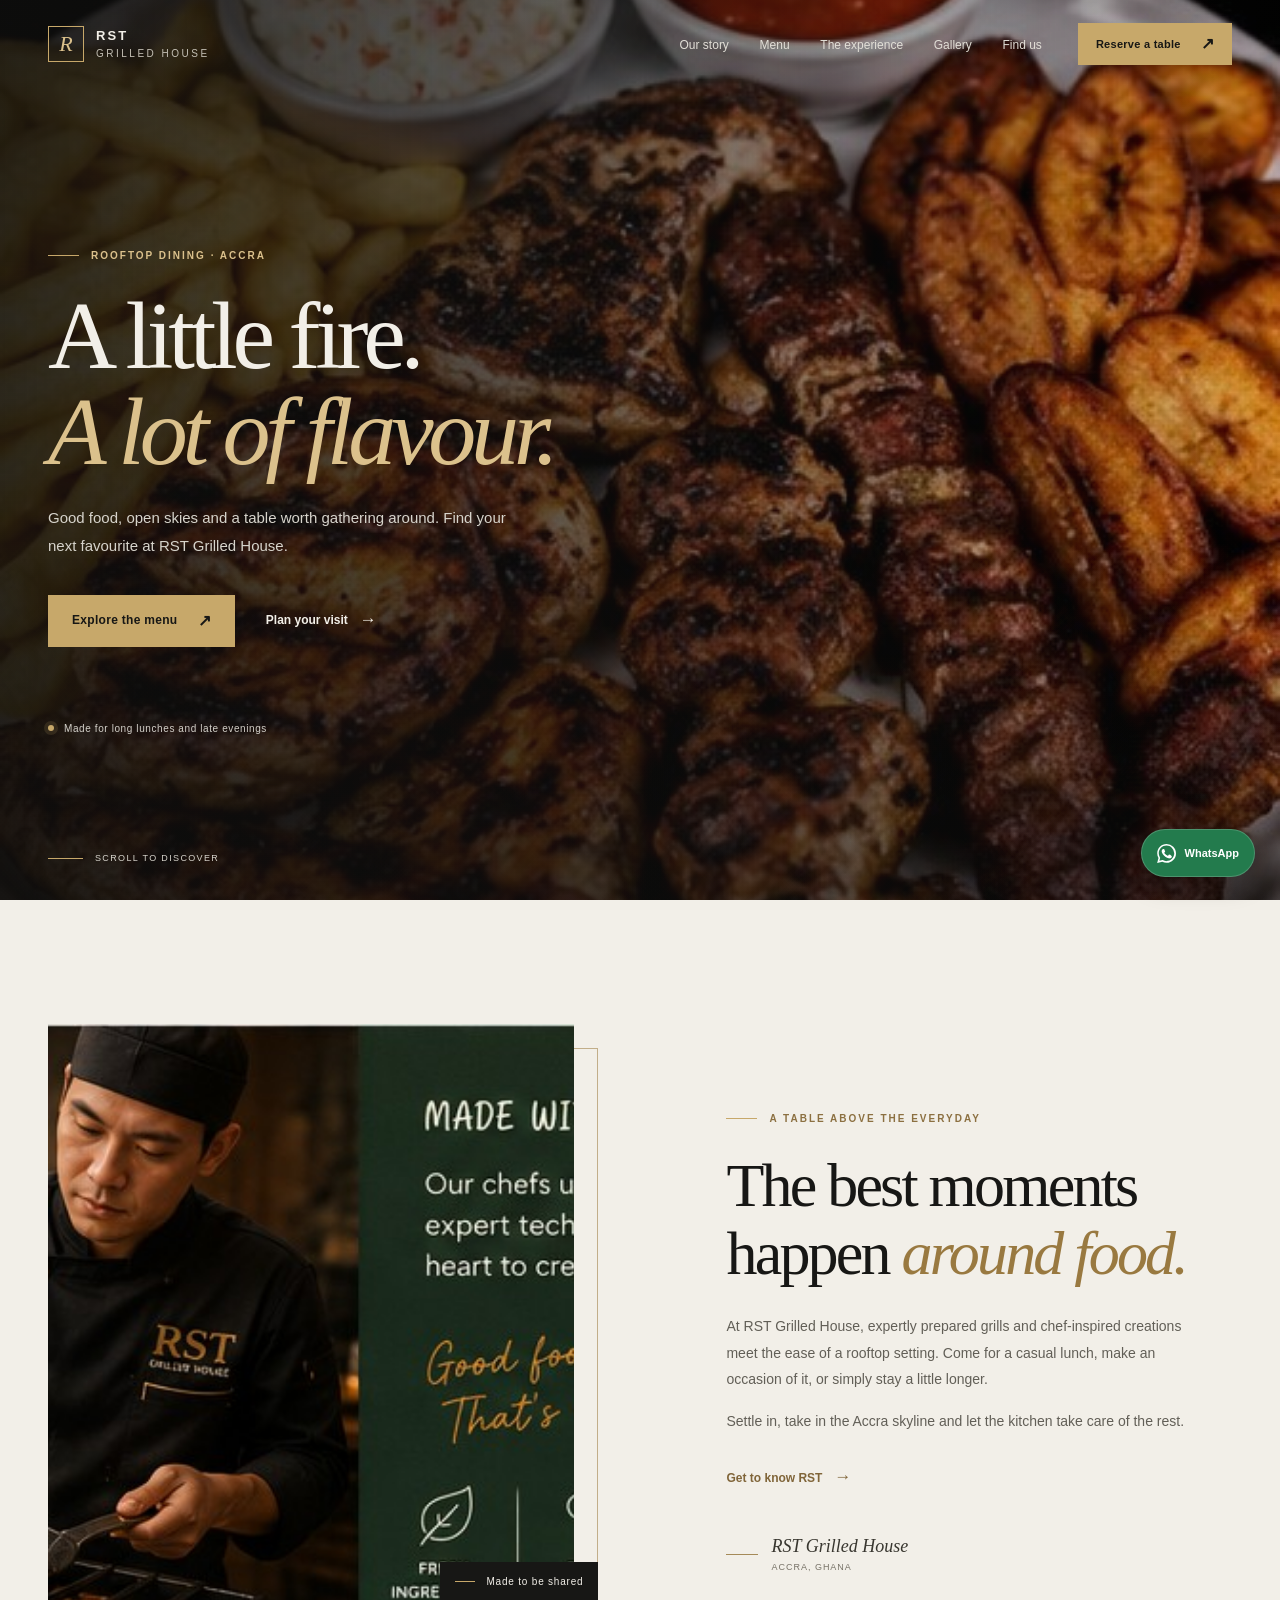
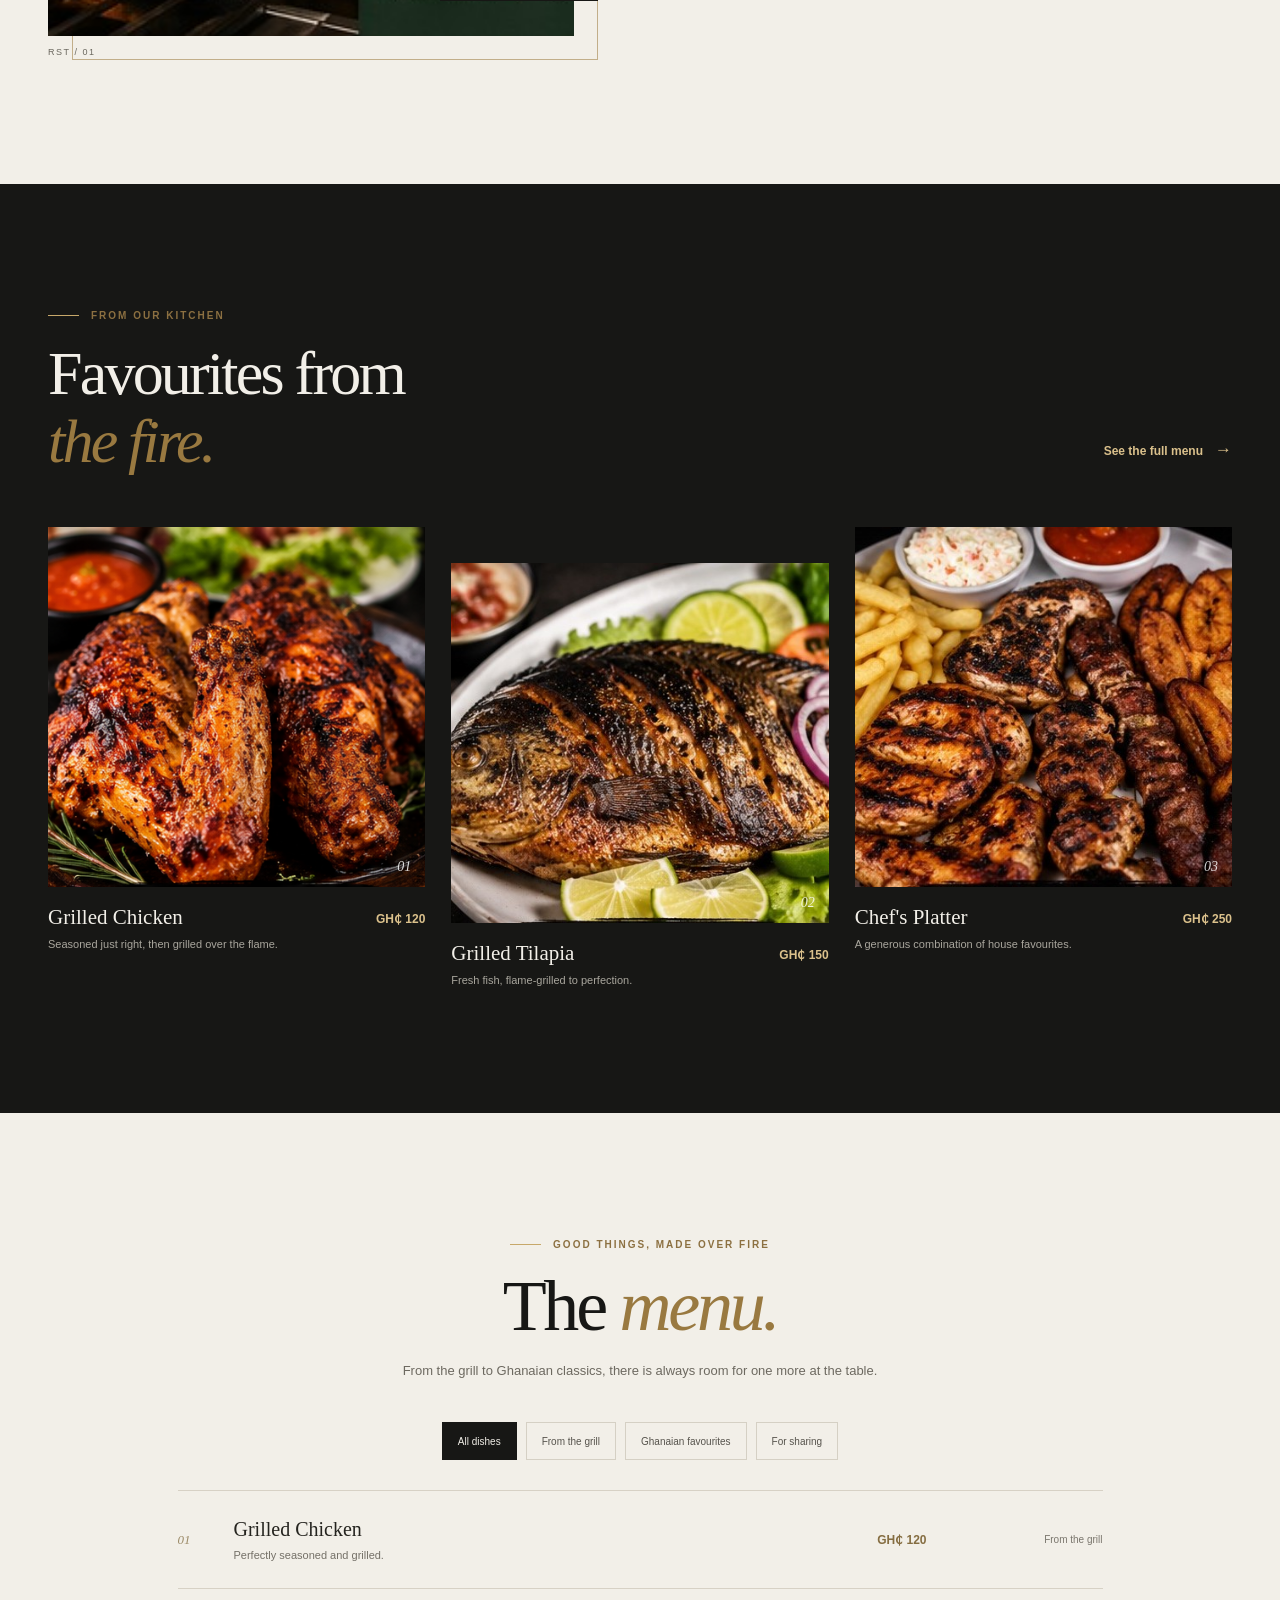
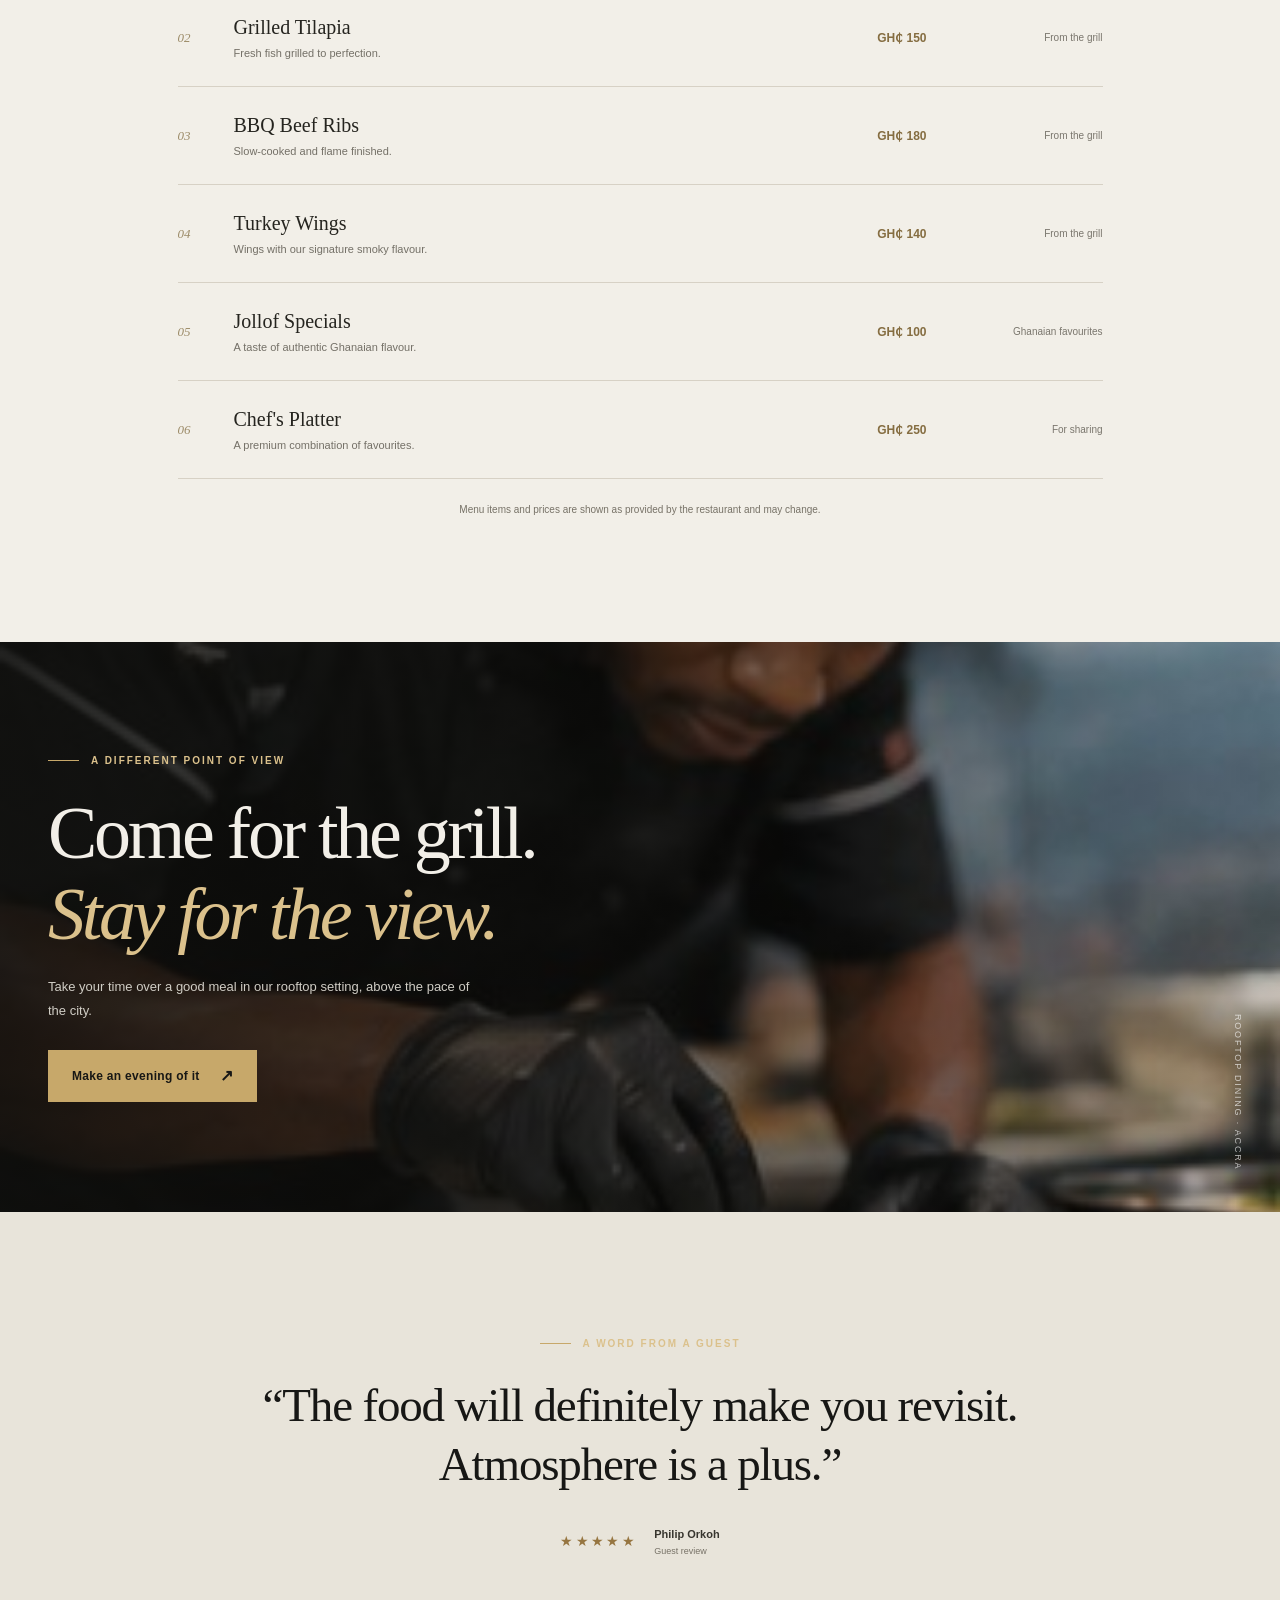
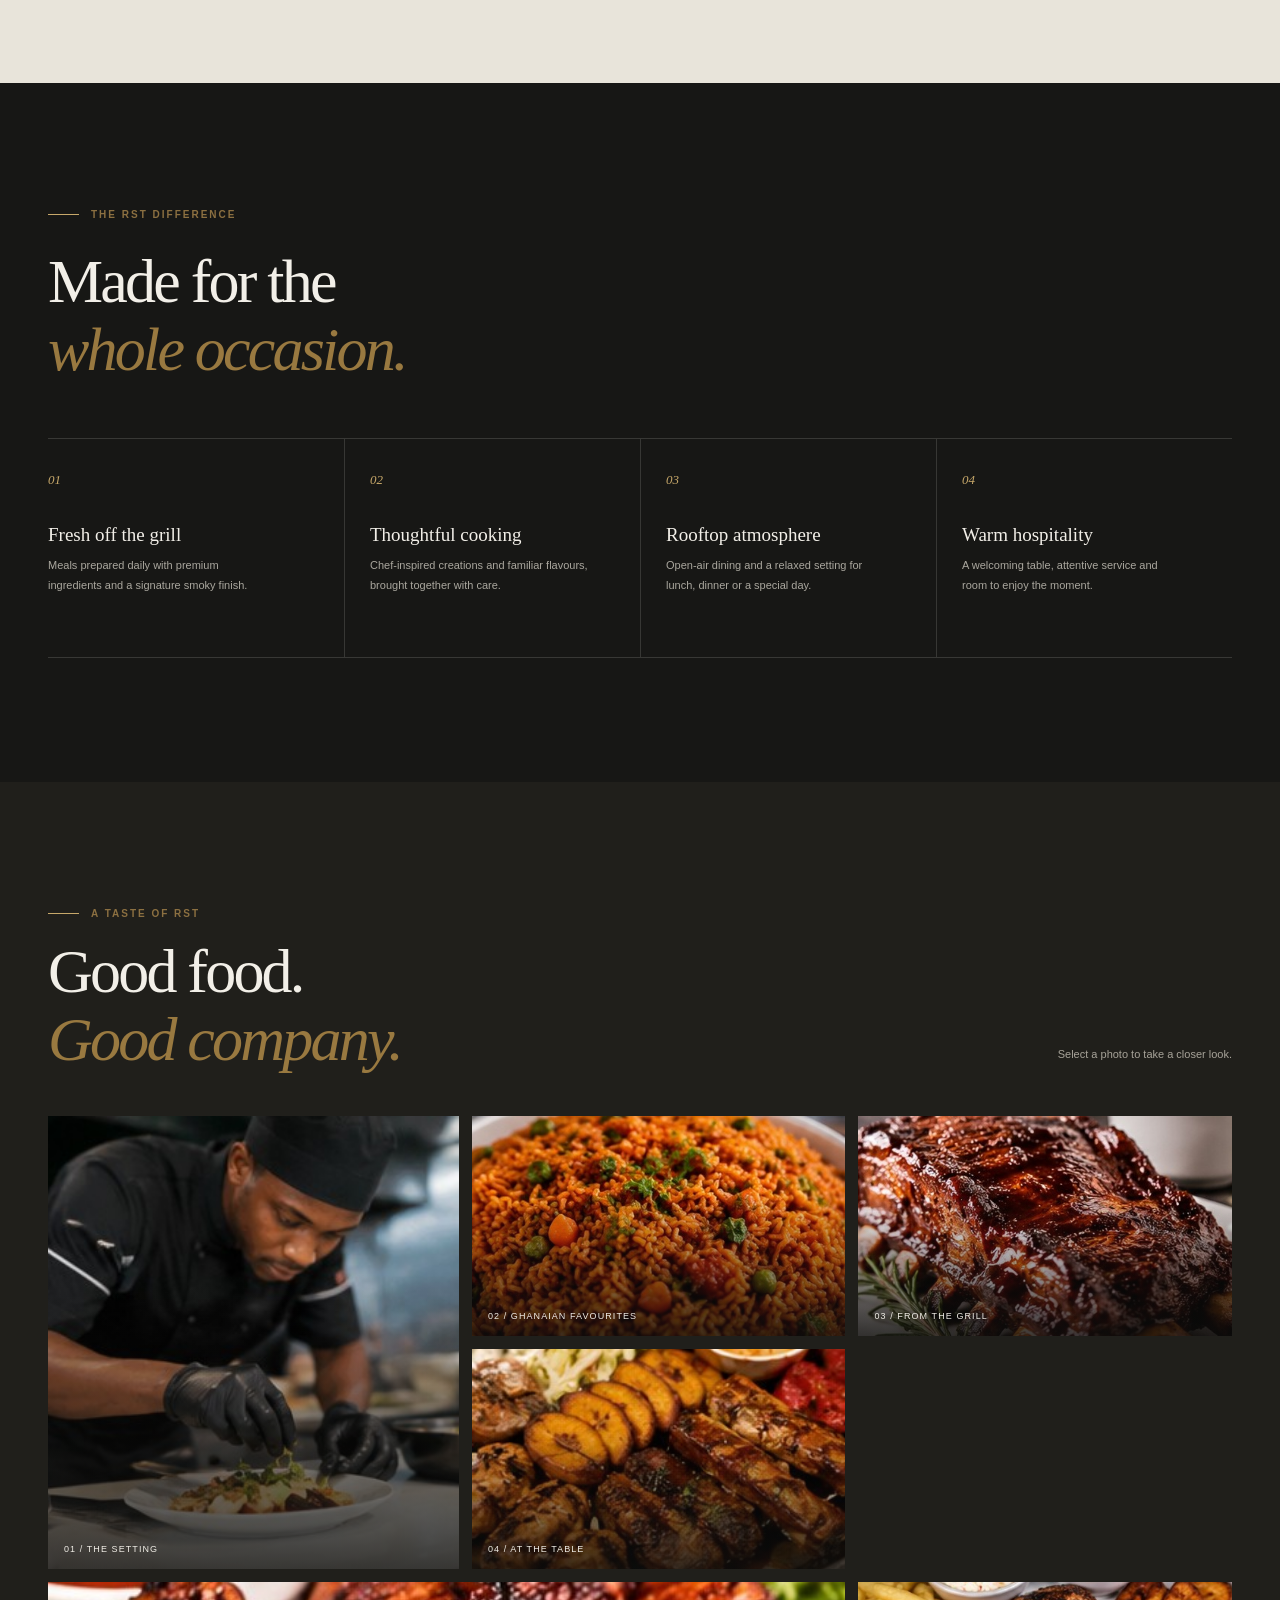
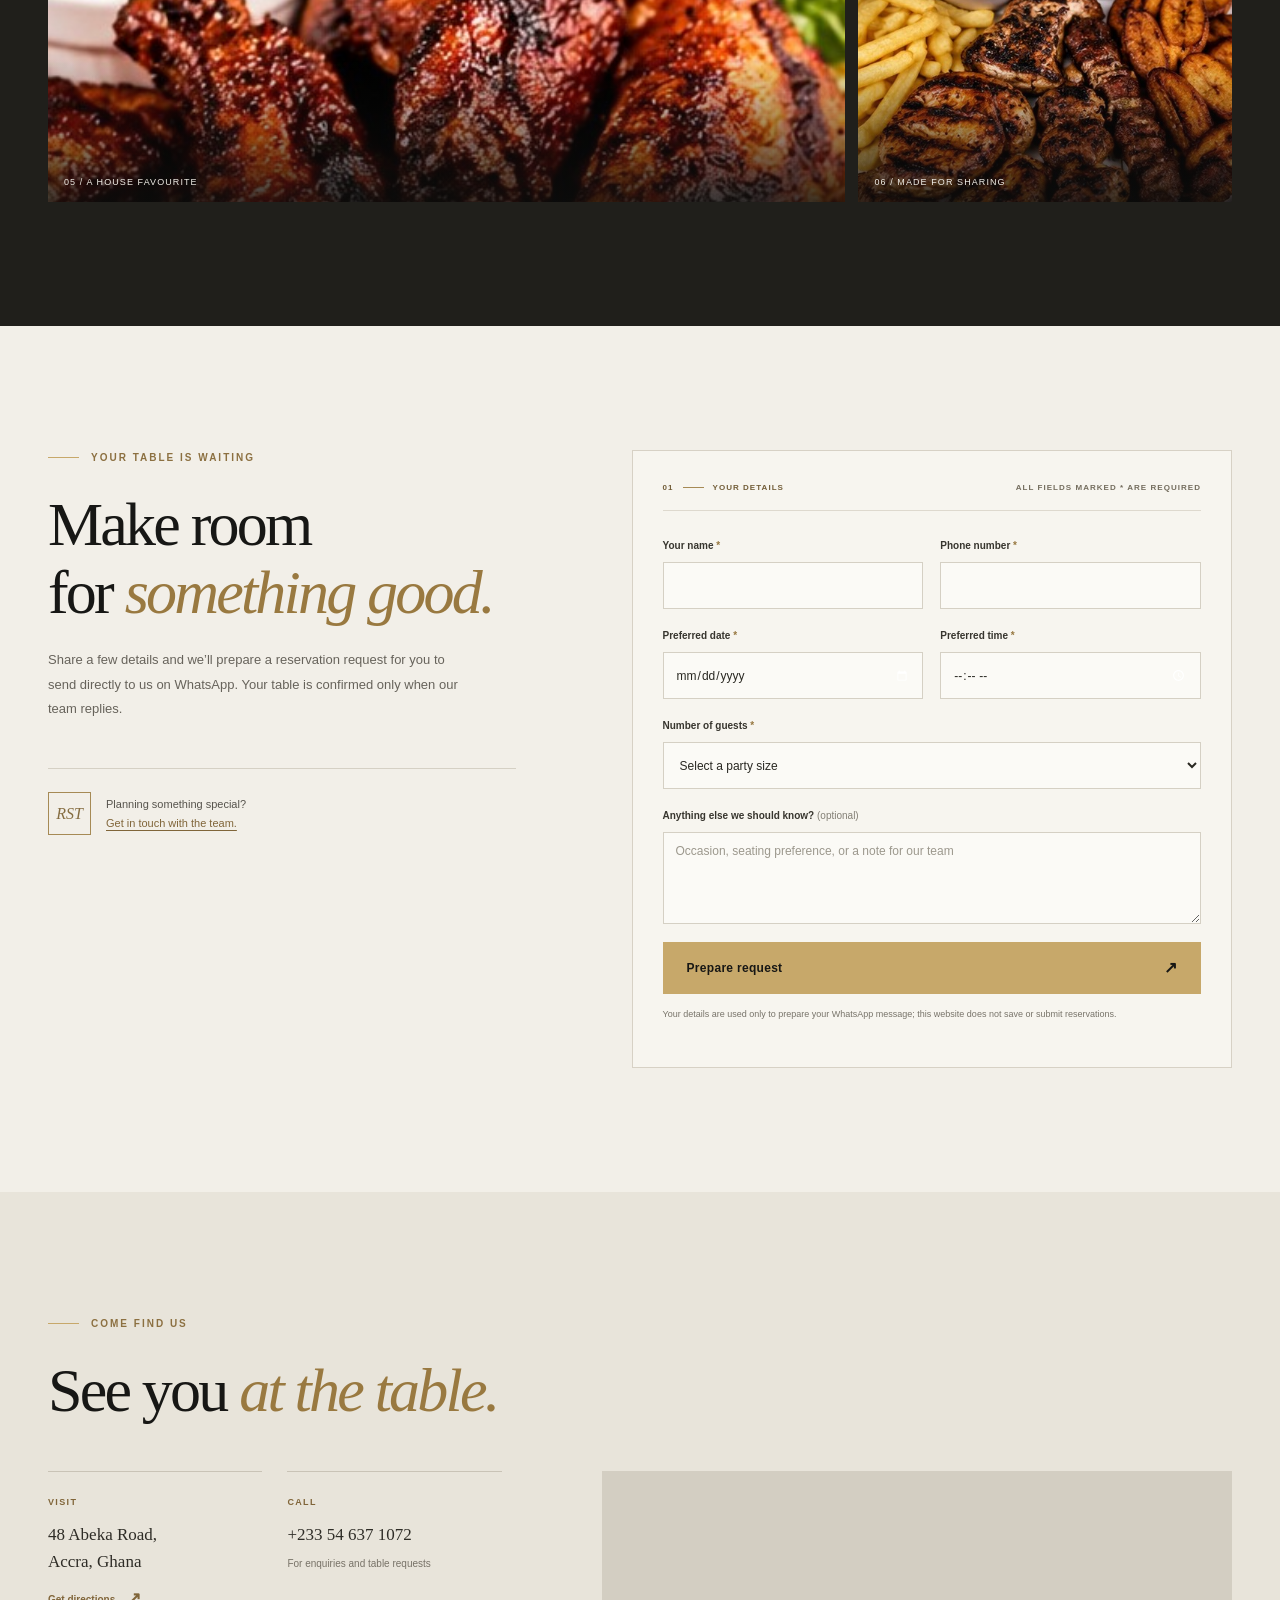
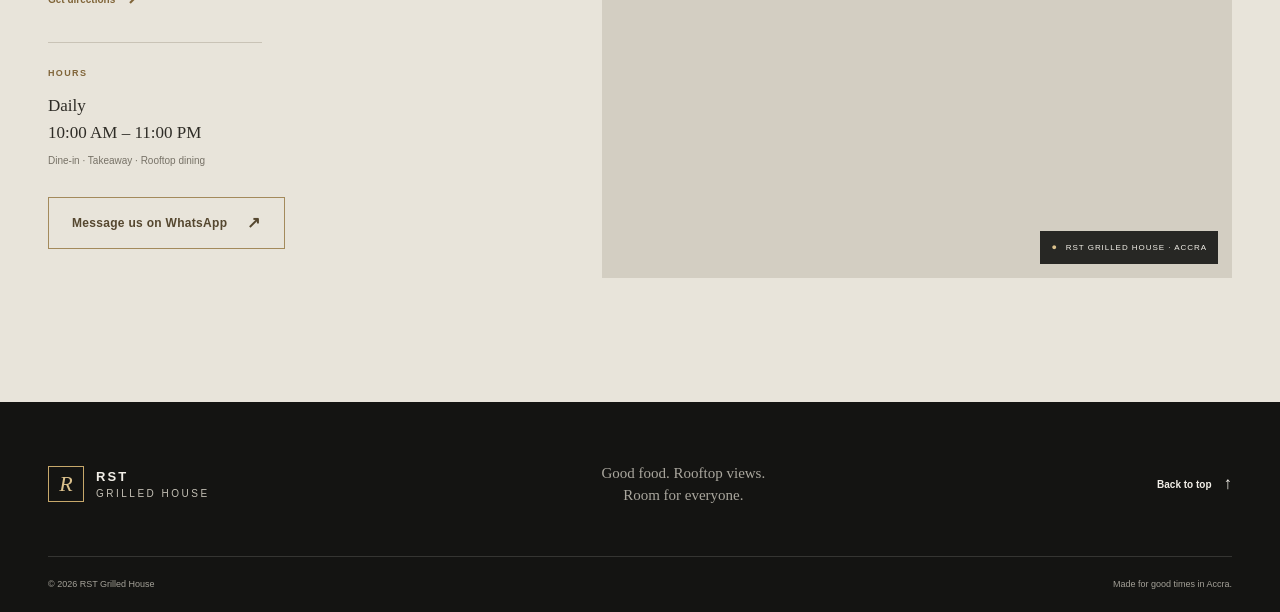
<file: index.html>
<!doctype html>
<html lang="en">
<head>
  <meta charset="utf-8">
  <meta name="viewport" content="width=device-width, initial-scale=1">
  <meta name="description" content="Discover flame-grilled favourites, Ghanaian flavours and rooftop dining at RST Grilled House in Accra.">
  <meta name="theme-color" content="#171715">
  <meta property="og:type" content="website">
  <meta property="og:title" content="RST Grilled House | Rooftop dining in Accra">
  <meta property="og:description" content="Flame-grilled favourites, Ghanaian flavours and rooftop dining in Accra.">
  <meta property="og:image" content="images/platter.jpg">
  <title>RST Grilled House | Rooftop dining in Accra</title>
  <link rel="icon" href="favicon.svg" type="image/svg+xml">
  <link rel="preload" as="image" href="images/platter.jpg">
  <link rel="stylesheet" href="style.css">
  <script src="script.js" defer></script>
</head>
<body data-contact-phone="+233 54 637 1072">
  <a class="skip-link" href="#main">Skip to content</a>

  <header class="site-header">
    <nav class="navbar container" aria-label="Main navigation">
      <a class="brand" href="#home" aria-label="RST Grilled House home">
        <span class="brand-mark" aria-hidden="true">R</span>
        <span class="brand-name">RST <span>Grilled House</span></span>
      </a>

      <button class="menu-toggle" type="button" aria-controls="site-navigation" aria-expanded="false" aria-label="Open navigation">
        <span></span><span></span>
      </button>

      <div class="nav-panel" id="site-navigation">
        <ul class="nav-links">
          <li><a href="#about">Our story</a></li>
          <li><a href="#menu">Menu</a></li>
          <li><a href="#experience">The experience</a></li>
          <li><a href="#gallery">Gallery</a></li>
          <li><a href="#contact">Find us</a></li>
        </ul>
        <a class="button button-small nav-reserve" href="#reservation">Reserve a table <span aria-hidden="true">↗</span></a>
      </div>
    </nav>
  </header>

  <main id="main">
    <section class="hero" id="home" aria-labelledby="hero-title">
      <img class="hero-image" src="images/platter.jpg" alt="A generous grilled platter served at RST Grilled House" fetchpriority="high">
      <div class="hero-shade"></div>
      <div class="hero-content container">
        <p class="eyebrow"><span class="eyebrow-rule"></span> Rooftop dining · Accra</p>
        <h1 id="hero-title">A little fire.<br><em>A lot of flavour.</em></h1>
        <p class="hero-copy">Good food, open skies and a table worth gathering around. Find your next favourite at RST Grilled House.</p>
        <div class="hero-actions">
          <a class="button" href="#menu">Explore the menu <span aria-hidden="true">↗</span></a>
          <a class="text-link light-link" href="#reservation">Plan your visit <span aria-hidden="true">→</span></a>
        </div>
        <p class="hero-note"><span class="status-dot" aria-hidden="true"></span> Made for long lunches and late evenings</p>
      </div>
      <a class="hero-scroll" href="#about" aria-label="Scroll to our story"><span></span> Scroll to discover</a>
      <div class="hero-index" aria-hidden="true">01 <span></span> 04</div>
    </section>

    <section class="story section-pad" id="about" aria-labelledby="story-title">
      <div class="container story-grid">
        <div class="story-photo-wrap" data-reveal>
          <img class="story-photo" src="images/about.jpg" alt="A welcoming view inside RST Grilled House" loading="lazy" decoding="async">
          <div class="photo-caption"><span class="caption-line"></span><span>Made to be shared</span></div>
          <span class="photo-index" aria-hidden="true">RST / 01</span>
        </div>
        <div class="story-copy" data-reveal>
          <p class="eyebrow"><span class="eyebrow-rule"></span> A table above the everyday</p>
          <h2 class="section-heading" id="story-title">The best moments<br>happen <em>around food.</em></h2>
          <p>At RST Grilled House, expertly prepared grills and chef-inspired creations meet the ease of a rooftop setting. Come for a casual lunch, make an occasion of it, or simply stay a little longer.</p>
          <p>Settle in, take in the Accra skyline and let the kitchen take care of the rest.</p>
          <a class="text-link" href="#experience">Get to know RST <span aria-hidden="true">→</span></a>
          <div class="story-signoff"><span class="signoff-rule"></span><span>RST Grilled House <small>Accra, Ghana</small></span></div>
        </div>
      </div>
    </section>

    <section class="featured section-pad" aria-labelledby="featured-title">
      <div class="container">
        <div class="section-heading-row" data-reveal>
          <div>
            <p class="eyebrow"><span class="eyebrow-rule"></span> From our kitchen</p>
            <h2 class="section-heading" id="featured-title">Favourites from<br><em>the fire.</em></h2>
          </div>
          <a class="text-link" href="#menu">See the full menu <span aria-hidden="true">→</span></a>
        </div>

        <div class="featured-grid">
          <article class="dish-card" data-reveal>
            <div class="dish-image"><img src="images/grilled chichen.jpg" alt="Seasoned grilled chicken with a charred finish" loading="lazy" decoding="async"><span class="dish-number">01</span></div>
            <div class="dish-details"><div><h3>Grilled Chicken</h3><p>Seasoned just right, then grilled over the flame.</p></div><span class="price">GH₵ 120</span></div>
          </article>
          <article class="dish-card dish-card-offset" data-reveal>
            <div class="dish-image"><img src="images/grilled tilapia.jpg" alt="Whole tilapia grilled until tender and golden" loading="lazy" decoding="async"><span class="dish-number">02</span></div>
            <div class="dish-details"><div><h3>Grilled Tilapia</h3><p>Fresh fish, flame-grilled to perfection.</p></div><span class="price">GH₵ 150</span></div>
          </article>
          <article class="dish-card" data-reveal>
            <div class="dish-image"><img src="images/platter.jpg" alt="A chef's platter of grilled favourites to share" loading="lazy" decoding="async"><span class="dish-number">03</span></div>
            <div class="dish-details"><div><h3>Chef's Platter</h3><p>A generous combination of house favourites.</p></div><span class="price">GH₵ 250</span></div>
          </article>
        </div>
      </div>
    </section>

    <section class="menu-section section-pad" id="menu" aria-labelledby="menu-title">
      <div class="container">
        <div class="menu-intro" data-reveal>
          <p class="eyebrow"><span class="eyebrow-rule"></span> Good things, made over fire</p>
          <h2 class="section-heading" id="menu-title">The <em>menu.</em></h2>
          <p>From the grill to Ghanaian classics, there is always room for one more at the table.</p>
        </div>
        <div class="menu-filters" role="group" aria-label="Filter menu by category">
          <button class="filter-button is-active" type="button" data-filter="all" aria-pressed="true">All dishes</button>
          <button class="filter-button" type="button" data-filter="grill" aria-pressed="false">From the grill</button>
          <button class="filter-button" type="button" data-filter="ghanaian" aria-pressed="false">Ghanaian favourites</button>
          <button class="filter-button" type="button" data-filter="sharing" aria-pressed="false">For sharing</button>
        </div>
        <div class="menu-list">
          <article class="menu-item" data-category="grill"><span class="menu-item-number">01</span><div><h3>Grilled Chicken</h3><p>Perfectly seasoned and grilled.</p></div><span class="menu-price">GH₵ 120</span><span class="menu-category">From the grill</span></article>
          <article class="menu-item" data-category="grill"><span class="menu-item-number">02</span><div><h3>Grilled Tilapia</h3><p>Fresh fish grilled to perfection.</p></div><span class="menu-price">GH₵ 150</span><span class="menu-category">From the grill</span></article>
          <article class="menu-item" data-category="grill"><span class="menu-item-number">03</span><div><h3>BBQ Beef Ribs</h3><p>Slow-cooked and flame finished.</p></div><span class="menu-price">GH₵ 180</span><span class="menu-category">From the grill</span></article>
          <article class="menu-item" data-category="grill"><span class="menu-item-number">04</span><div><h3>Turkey Wings</h3><p>Wings with our signature smoky flavour.</p></div><span class="menu-price">GH₵ 140</span><span class="menu-category">From the grill</span></article>
          <article class="menu-item" data-category="ghanaian"><span class="menu-item-number">05</span><div><h3>Jollof Specials</h3><p>A taste of authentic Ghanaian flavour.</p></div><span class="menu-price">GH₵ 100</span><span class="menu-category">Ghanaian favourites</span></article>
          <article class="menu-item" data-category="sharing"><span class="menu-item-number">06</span><div><h3>Chef's Platter</h3><p>A premium combination of favourites.</p></div><span class="menu-price">GH₵ 250</span><span class="menu-category">For sharing</span></article>
        </div>
        <p class="menu-note">Menu items and prices are shown as provided by the restaurant and may change.</p>
      </div>
    </section>

    <section class="experience" id="experience" aria-labelledby="experience-title">
      <img class="experience-image" src="images/gallery1.jpg" alt="" loading="lazy" decoding="async">
      <div class="experience-shade"></div>
      <div class="experience-content container" data-reveal>
        <p class="eyebrow"><span class="eyebrow-rule"></span> A different point of view</p>
        <h2 class="section-heading" id="experience-title">Come for the grill.<br><em>Stay for the view.</em></h2>
        <p>Take your time over a good meal in our rooftop setting, above the pace of the city.</p>
        <a class="button" href="#reservation">Make an evening of it <span aria-hidden="true">↗</span></a>
      </div>
      <span class="experience-side-note" aria-hidden="true">ROOFTOP DINING · ACCRA</span>
    </section>

    <section class="guest-note section-pad" aria-labelledby="guest-title">
      <div class="container guest-note-inner" data-reveal>
        <p class="eyebrow"><span class="eyebrow-rule"></span> A word from a guest</p>
        <h2 id="guest-title">“The food will definitely make you revisit. Atmosphere is a plus.”</h2>
        <div class="guest-credit"><span class="guest-stars" aria-label="Five stars">★★★★★</span><span>Philip Orkoh <small>Guest review</small></span></div>
      </div>
    </section>

    <section class="reasons section-pad" aria-labelledby="reasons-title">
      <div class="container">
        <div class="reasons-heading" data-reveal>
          <p class="eyebrow"><span class="eyebrow-rule"></span> The RST difference</p>
          <h2 class="section-heading" id="reasons-title">Made for the<br><em>whole occasion.</em></h2>
        </div>
        <div class="reason-grid">
          <article class="reason-card" data-reveal><span class="reason-index">01</span><h3>Fresh off the grill</h3><p>Meals prepared daily with premium ingredients and a signature smoky finish.</p></article>
          <article class="reason-card" data-reveal><span class="reason-index">02</span><h3>Thoughtful cooking</h3><p>Chef-inspired creations and familiar flavours, brought together with care.</p></article>
          <article class="reason-card" data-reveal><span class="reason-index">03</span><h3>Rooftop atmosphere</h3><p>Open-air dining and a relaxed setting for lunch, dinner or a special day.</p></article>
          <article class="reason-card" data-reveal><span class="reason-index">04</span><h3>Warm hospitality</h3><p>A welcoming table, attentive service and room to enjoy the moment.</p></article>
        </div>
      </div>
    </section>

    <section class="gallery-section section-pad" id="gallery" aria-labelledby="gallery-title">
      <div class="container">
        <div class="section-heading-row" data-reveal>
          <div><p class="eyebrow"><span class="eyebrow-rule"></span> A taste of RST</p><h2 class="section-heading" id="gallery-title">Good food.<br><em>Good company.</em></h2></div>
          <p class="gallery-hint">Select a photo to take a closer look.</p>
        </div>
        <div class="gallery-grid">
          <button class="gallery-item gallery-item-tall" type="button" data-full="images/gallery1.jpg" data-caption="An evening at RST Grilled House" aria-label="View photo: An evening at RST Grilled House"><img src="images/gallery1.jpg" alt="An evening at RST Grilled House" loading="lazy" decoding="async"><span>01 / The setting</span></button>
          <button class="gallery-item" type="button" data-full="images/jollof.jpg" data-caption="Jollof specials" aria-label="View photo: Jollof specials"><img src="images/jollof.jpg" alt="A serving of RST's jollof special" loading="lazy" decoding="async"><span>02 / Ghanaian favourites</span></button>
          <button class="gallery-item" type="button" data-full="images/ribs.jpg" data-caption="BBQ beef ribs" aria-label="View photo: BBQ beef ribs"><img src="images/ribs.jpg" alt="Slow-cooked BBQ beef ribs" loading="lazy" decoding="async"><span>03 / From the grill</span></button>
          <button class="gallery-item" type="button" data-full="images/gallery2.jpg" data-caption="A table ready to welcome you" aria-label="View photo: A table ready to welcome you"><img src="images/gallery2.jpg" alt="A table ready to welcome guests" loading="lazy" decoding="async"><span>04 / At the table</span></button>
          <button class="gallery-item gallery-item-wide" type="button" data-full="images/turkey wings.jpg" data-caption="Smoky turkey wings" aria-label="View photo: Smoky turkey wings"><img src="images/turkey wings.jpg" alt="Turkey wings with a smoky finish" loading="lazy" decoding="async"><span>05 / A house favourite</span></button>
          <button class="gallery-item" type="button" data-full="images/platter.jpg" data-caption="The chef's platter" aria-label="View photo: The chef's platter"><img src="images/platter.jpg" alt="The chef's platter of grilled favourites" loading="lazy" decoding="async"><span>06 / Made for sharing</span></button>
        </div>
      </div>
    </section>

    <dialog class="lightbox" id="gallery-lightbox" aria-labelledby="lightbox-caption">
      <button class="lightbox-close" type="button" aria-label="Close image">Close <span aria-hidden="true">×</span></button>
      <img id="lightbox-image" src="images/gallery1.jpg" alt="">
      <p id="lightbox-caption"></p>
    </dialog>

    <section class="reservation section-pad" id="reservation" aria-labelledby="reservation-title">
      <div class="container reservation-layout">
        <div class="reservation-copy" data-reveal>
          <p class="eyebrow"><span class="eyebrow-rule"></span> Your table is waiting</p>
          <h2 class="section-heading" id="reservation-title">Make room<br>for <em>something good.</em></h2>
          <p>Share a few details and we’ll prepare a reservation request for you to send directly to us on WhatsApp. Your table is confirmed only when our team replies.</p>
          <div class="reservation-aside"><span class="aside-mark" aria-hidden="true">RST</span><p>Planning something special?<br><a href="#contact">Get in touch with the team.</a></p></div>
        </div>
        <form class="reservation-form" id="reservation-form">
          <div class="form-intro"><span>01 <i></i> YOUR DETAILS</span><span>ALL FIELDS MARKED * ARE REQUIRED</span></div>
          <div class="form-row">
            <div class="form-field"><label for="guest-name">Your name <span>*</span></label><input id="guest-name" name="name" type="text" autocomplete="name" maxlength="80" required></div>
            <div class="form-field"><label for="guest-phone">Phone number <span>*</span></label><input id="guest-phone" name="phone" type="tel" autocomplete="tel" inputmode="tel" pattern="[0-9\x2B\x28\x29\x20\x2D]{7,20}" title="Enter a valid phone number" required></div>
          </div>
          <div class="form-row">
            <div class="form-field"><label for="reservation-date">Preferred date <span>*</span></label><input id="reservation-date" name="date" type="date" required></div>
            <div class="form-field"><label for="reservation-time">Preferred time <span>*</span></label><input id="reservation-time" name="time" type="time" required></div>
          </div>
          <div class="form-field"><label for="guest-count">Number of guests <span>*</span></label><select id="guest-count" name="guests" required><option value="" selected disabled>Select a party size</option><option value="1">1 guest</option><option value="2">2 guests</option><option value="3">3 guests</option><option value="4">4 guests</option><option value="5">5 guests</option><option value="6">6 guests</option><option value="7">7 guests</option><option value="8">8 guests</option><option value="9">9 guests</option><option value="10">10 guests</option><option value="11">11 guests</option><option value="12">12 guests</option></select></div>
          <div class="form-field"><label for="guest-notes">Anything else we should know? <span class="optional">(optional)</span></label><textarea id="guest-notes" name="notes" rows="3" maxlength="500" placeholder="Occasion, seating preference, or a note for our team"></textarea></div>
          <button class="button form-submit" type="submit">Prepare request <span aria-hidden="true">↗</span></button>
          <p class="form-privacy">Your details are used only to prepare your WhatsApp message; this website does not save or submit reservations.</p>
          <p class="form-feedback" id="reservation-feedback" role="status" aria-live="polite" tabindex="-1"></p>
          <a class="button whatsapp-next" id="reservation-whatsapp" target="_blank" rel="noopener noreferrer" hidden>Continue to WhatsApp <span aria-hidden="true">↗</span></a>
        </form>
      </div>
    </section>

    <section class="contact-section section-pad" id="contact" aria-labelledby="contact-title">
      <div class="container">
        <div class="contact-heading" data-reveal><p class="eyebrow"><span class="eyebrow-rule"></span> Come find us</p><h2 class="section-heading" id="contact-title">See you <em>at the table.</em></h2></div>
        <div class="contact-grid">
          <div class="contact-details" data-reveal>
            <div class="contact-detail"><span class="detail-label">VISIT</span><p>48 Abeka Road,<br>Accra, Ghana</p><a class="text-link" href="https://www.google.com/maps/search/?api=1&amp;query=48%20Abeka%20Road%2C%20Accra" target="_blank" rel="noopener noreferrer">Get directions <span aria-hidden="true">↗</span></a></div>
            <div class="contact-detail"><span class="detail-label">CALL</span><p><a class="contact-phone" href="tel:+233546371072">+233 54 637 1072</a></p><p class="detail-note">For enquiries and table requests</p></div>
            <div class="contact-detail"><span class="detail-label">HOURS</span><p>Daily<br>10:00 AM – 11:00 PM</p><p class="detail-note">Dine-in · Takeaway · Rooftop dining</p></div>
            <div class="contact-detail" id="email-contact" hidden><span class="detail-label">EMAIL</span><p><a class="contact-email" href=""></a></p></div>
            <a class="button button-outline whatsapp-contact" href="https://wa.me/233546371072" target="_blank" rel="noopener noreferrer">Message us on WhatsApp <span aria-hidden="true">↗</span></a>
          </div>
          <div class="map-frame" data-reveal>
            <iframe src="https://maps.google.com/maps?q=48%20Abeka%20Road%2C%20Accra&amp;z=15&amp;output=embed" title="Map showing 48 Abeka Road, Accra" loading="lazy" referrerpolicy="no-referrer-when-downgrade" allowfullscreen></iframe>
            <span class="map-label"><span class="map-pin" aria-hidden="true">●</span> RST GRILLED HOUSE · ACCRA</span>
          </div>
        </div>
      </div>
    </section>
  </main>

  <footer class="site-footer">
    <div class="container footer-main">
      <a class="brand footer-brand" href="#home" aria-label="RST Grilled House home"><span class="brand-mark" aria-hidden="true">R</span><span class="brand-name">RST <span>Grilled House</span></span></a>
      <p>Good food. Rooftop views.<br>Room for everyone.</p>
      <a class="text-link light-link footer-top" href="#home">Back to top <span aria-hidden="true">↑</span></a>
    </div>
    <div class="container footer-bottom"><span>© <span id="current-year">2026</span> RST Grilled House</span><span>Made for good times in Accra.</span><nav class="footer-socials" id="footer-socials" aria-label="Social media" hidden></nav></div>
  </footer>

  <a class="whatsapp-float" href="https://wa.me/233546371072" target="_blank" rel="noopener noreferrer" aria-label="Message RST Grilled House on WhatsApp">
    <svg viewBox="0 0 24 24" aria-hidden="true"><path d="M20.5 3.5A11.8 11.8 0 0 0 12.1 0C5.6 0 .3 5.3.3 11.8c0 2.1.5 4.1 1.6 5.9L.2 24l6.5-1.7a11.8 11.8 0 0 0 5.4 1.4h.1c6.5 0 11.8-5.3 11.8-11.8 0-3.2-1.2-6.1-3.5-8.4ZM12.2 21.7a9.9 9.9 0 0 1-5-1.4l-.4-.2-3.8 1 1-3.7-.3-.4a9.8 9.8 0 0 1-1.5-5.2c0-5.4 4.4-9.8 9.8-9.8 2.6 0 5.1 1 6.9 2.9a9.7 9.7 0 0 1 2.9 6.9c0 5.4-4.4 9.8-9.8 9.8Zm5.4-7.3c-.3-.2-1.7-.9-2-1s-.5-.2-.7.2c-.2.3-.8 1-.9 1.2-.2.2-.3.2-.6.1-.3-.2-1.3-.5-2.4-1.5-.9-.8-1.5-1.7-1.7-2-.2-.3 0-.4.1-.6l.5-.6.3-.5c.1-.2 0-.4 0-.6-.1-.2-.7-1.7-.9-2.3-.3-.6-.5-.5-.7-.5h-.6c-.2 0-.6.1-.9.4-.3.3-1.2 1.1-1.2 2.6 0 1.5 1.2 3 1.3 3.2.2.2 2.3 3.5 5.5 4.9.8.3 1.4.5 1.9.6.8.2 1.5.2 2 .1.6-.1 1.7-.7 1.9-1.4.2-.7.2-1.3.2-1.4-.1-.2-.3-.3-.6-.5Z"/></svg>
    <span>WhatsApp</span>
  </a>
</body>
</html>
</file>
<file: style.css>
@charset "UTF-8";

:root {
  color-scheme: dark;
  --ink: #171715;
  --ink-soft: #1e1e1a;
  --ink-lift: #26251f;
  --paper: #f2efe8;
  --paper-dim: #c4c0b5;
  --gold: #c7a86a;
  --gold-bright: #dbc18c;
  --line: rgba(242, 239, 232, .15);
  --serif: Georgia, "Times New Roman", serif;
  --sans: "Segoe UI", Arial, sans-serif;
  --page-width: 1240px;
  --ease: cubic-bezier(.2, .7, .2, 1);
}

* {
  box-sizing: border-box;
}

html {
  scroll-behavior: smooth;
  scroll-padding-top: 88px;
}

body {
  margin: 0;
  background: var(--ink);
  color: var(--paper);
  font-family: var(--sans);
  font-size: 15px;
  line-height: 1.7;
  -webkit-font-smoothing: antialiased;
  overflow-x: hidden;
}

body, button, input, select, textarea {
  font-family: var(--sans);
}

button, input, select, textarea {
  font-size: inherit;
}

button, a {
  -webkit-tap-highlight-color: transparent;
}

a {
  color: inherit;
  text-decoration: none;
}

button {
  color: inherit;
}

img {
  display: block;
  max-width: 100%;
}

[hidden] {
  display: none !important;
}

::selection {
  background: var(--gold);
  color: var(--ink);
}

:focus-visible {
  outline: 2px solid var(--gold-bright);
  outline-offset: 4px;
}

.container {
  width: min(var(--page-width), calc(100% - 96px));
  margin-inline: auto;
}

.section-pad {
  padding-block: 124px;
}

.skip-link {
  position: fixed;
  z-index: 3000;
  top: 12px;
  left: 12px;
  padding: 10px 16px;
  transform: translateY(-160%);
  background: var(--paper);
  color: var(--ink);
}

.skip-link:focus {
  transform: translateY(0);
}

.site-header {
  position: fixed;
  z-index: 1000;
  inset: 0 0 auto;
  border-bottom: 1px solid transparent;
  transition: background .3s ease, border-color .3s ease;
}

.site-header.is-scrolled {
  border-color: var(--line);
  background: rgba(23, 23, 21, .94);
  -webkit-backdrop-filter: blur(16px);
  backdrop-filter: blur(16px);
}

.navbar {
  display: flex;
  min-height: 88px;
  align-items: center;
  justify-content: space-between;
}

.brand {
  display: inline-flex;
  min-width: max-content;
  align-items: center;
  gap: 12px;
}

.brand-mark {
  display: grid;
  width: 36px;
  height: 36px;
  place-items: center;
  border: 1px solid var(--gold);
  color: var(--gold-bright);
  font: italic 22px/1 var(--serif);
}

.brand-name {
  color: var(--paper);
  font: 600 13px/1.1 var(--sans);
  letter-spacing: .16em;
  text-transform: uppercase;
}

.brand-name span {
  display: block;
  margin-top: 5px;
  color: var(--paper-dim);
  font: 10px/1 var(--sans);
  letter-spacing: .25em;
}

.nav-panel,
.nav-links {
  display: flex;
  align-items: center;
}

.nav-panel {
  gap: 36px;
}

.nav-links {
  gap: clamp(18px, 2.4vw, 36px);
  margin: 0;
  padding: 0;
  list-style: none;
}

.nav-links a {
  color: #e2dfd7;
  font-size: 12px;
  transition: color .2s ease;
}

.nav-links a:hover,
.nav-links a:focus-visible {
  color: var(--gold-bright);
}

.button {
  display: inline-flex;
  min-height: 52px;
  align-items: center;
  justify-content: center;
  gap: 20px;
  padding: 0 23px;
  border: 1px solid var(--gold);
  background: var(--gold);
  color: var(--ink);
  font-size: 12px;
  font-weight: 650;
  letter-spacing: .025em;
  transition: background .2s ease, color .2s ease, border-color .2s ease, transform .2s ease;
}

.button:hover {
  transform: translateY(-2px);
  border-color: var(--gold-bright);
  background: var(--gold-bright);
}

.button span {
  font-size: 16px;
  line-height: 1;
}

.button-small {
  min-height: 42px;
  padding-inline: 17px;
  font-size: 11px;
}

.menu-toggle {
  display: none;
  width: 44px;
  height: 44px;
  align-items: center;
  justify-content: center;
  flex-direction: column;
  gap: 7px;
  padding: 0;
  border: 1px solid var(--line);
  background: transparent;
  cursor: pointer;
}

.menu-toggle span {
  width: 18px;
  height: 1px;
  background: var(--paper);
  transition: transform .2s ease;
}

.menu-toggle[aria-expanded="true"] span:first-child {
  transform: translateY(4px) rotate(45deg);
}

.menu-toggle[aria-expanded="true"] span:last-child {
  transform: translateY(-4px) rotate(-45deg);
}

.hero {
  position: relative;
  display: flex;
  min-height: min(840px, 100svh);
  min-height: max(720px, 100svh);
  align-items: center;
  overflow: hidden;
  background: #22211d;
}

.hero-image,
.hero-shade,
.experience-image,
.experience-shade {
  position: absolute;
  inset: 0;
  width: 100%;
  height: 100%;
}

.hero-image,
.experience-image {
  object-fit: cover;
}

.hero-image {
  object-position: center 54%;
  animation: hero-settle 1.4s var(--ease) both;
}

.hero-shade {
  background: linear-gradient(90deg, rgba(14, 14, 13, .88) 0%, rgba(14, 14, 13, .69) 40%, rgba(14, 14, 13, .12) 100%), linear-gradient(0deg, rgba(14, 14, 13, .48), transparent 40%);
}

.hero-content {
  position: relative;
  z-index: 1;
  padding-top: 85px;
  animation: content-rise .8s .12s var(--ease) both;
}

.eyebrow {
  display: flex;
  align-items: center;
  gap: 12px;
  margin: 0 0 25px;
  color: var(--gold-bright);
  font-size: 10px;
  font-weight: 650;
  letter-spacing: .2em;
  line-height: 1.5;
  text-transform: uppercase;
}

.eyebrow-rule {
  display: inline-block;
  width: 31px;
  height: 1px;
  background: var(--gold);
}

.hero h1 {
  max-width: 760px;
  margin: 0;
  color: var(--paper);
  font: 400 clamp(58px, 7.5vw, 100px)/.99 var(--serif);
  letter-spacing: -.055em;
}

.hero h1 em,
.section-heading em {
  color: var(--gold-bright);
  font-weight: 400;
}

.hero-copy {
  max-width: 465px;
  margin: 25px 0 0;
  color: #d7d4cc;
  font-size: 15px;
  line-height: 1.9;
}

.hero-actions {
  display: flex;
  align-items: center;
  gap: 31px;
  margin-top: 34px;
}

.text-link {
  display: inline-flex;
  align-items: center;
  gap: 12px;
  color: var(--gold-bright);
  font-size: 12px;
  font-weight: 600;
  transition: gap .2s ease, color .2s ease;
}

.text-link:hover {
  gap: 17px;
  color: var(--paper);
}

.text-link span {
  font-size: 17px;
}

.light-link {
  color: var(--paper);
}

.hero-note {
  display: flex;
  align-items: center;
  gap: 10px;
  margin: 73px 0 0;
  color: #d2cfc8;
  font-size: 10px;
  letter-spacing: .06em;
}

.status-dot {
  width: 6px;
  height: 6px;
  border-radius: 50%;
  background: var(--gold);
  box-shadow: 0 0 0 4px rgba(199, 168, 106, .14);
}

.hero-scroll,
.hero-index {
  position: absolute;
  bottom: 34px;
  z-index: 2;
  color: #d7d4cc;
  font-size: 9px;
  letter-spacing: .15em;
  text-transform: uppercase;
}

.hero-scroll {
  left: max(48px, calc((100% - var(--page-width)) / 2));
  display: flex;
  align-items: center;
  gap: 12px;
}

.hero-scroll span {
  width: 35px;
  height: 1px;
  background: var(--gold);
}

.hero-index {
  right: max(48px, calc((100% - var(--page-width)) / 2));
  display: flex;
  align-items: center;
  gap: 11px;
}

.hero-index span {
  width: 30px;
  height: 1px;
  background: rgba(255, 255, 255, .45);
}

.story {
  background: var(--paper);
  color: var(--ink);
}

.story-grid {
  display: grid;
  grid-template-columns: minmax(0, .98fr) minmax(0, .9fr);
  align-items: center;
  gap: clamp(60px, 10vw, 145px);
}

.story-photo-wrap {
  position: relative;
  padding: 0 24px 24px 0;
}

.story-photo-wrap::before {
  position: absolute;
  inset: 24px 0 0 24px;
  border: 1px solid rgba(160, 128, 69, .58);
  content: "";
}

.story-photo {
  position: relative;
  width: 100%;
  aspect-ratio: 4 / 4.65;
  object-fit: cover;
}

.photo-caption {
  position: absolute;
  right: 0;
  bottom: 59px;
  display: flex;
  align-items: center;
  gap: 11px;
  padding: 11px 15px;
  background: var(--ink);
  color: var(--paper);
  font-size: 10px;
  letter-spacing: .08em;
}

.caption-line {
  width: 20px;
  height: 1px;
  background: var(--gold);
}

.photo-index {
  position: absolute;
  bottom: 0;
  left: 0;
  color: #6a675e;
  font-size: 9px;
  letter-spacing: .17em;
}

.story-copy .eyebrow,
.featured .eyebrow,
.menu-section .eyebrow,
.reasons .eyebrow,
.gallery-section .eyebrow,
.reservation .eyebrow,
.contact-section .eyebrow {
  color: #8c7041;
}

.section-heading {
  margin: 0;
  font: 400 clamp(40px, 5vw, 62px)/1.1 var(--serif);
  letter-spacing: -.045em;
}

.story-copy .section-heading {
  margin-bottom: 26px;
}

.story-copy .section-heading em,
.featured .section-heading em,
.menu-section .section-heading em,
.reasons .section-heading em,
.gallery-section .section-heading em,
.reservation .section-heading em,
.contact-section .section-heading em {
  color: #997940;
}

.story-copy > p:not(.eyebrow) {
  max-width: 485px;
  margin: 0 0 15px;
  color: #625f57;
  font-size: 14px;
  line-height: 1.9;
}

.story-copy > .text-link {
  margin-top: 14px;
  color: #806539;
}

.story-signoff {
  display: flex;
  align-items: center;
  gap: 13px;
  margin-top: 43px;
  color: #38362f;
  font: italic 18px/1.25 var(--serif);
}

.signoff-rule {
  width: 32px;
  height: 1px;
  background: #a58a58;
}

.story-signoff small {
  display: block;
  margin-top: 4px;
  color: #777267;
  font: 9px/1.3 var(--sans);
  letter-spacing: .11em;
  text-transform: uppercase;
}

.featured {
  background: var(--ink);
}

.section-heading-row {
  display: flex;
  align-items: end;
  justify-content: space-between;
  gap: 35px;
  margin-bottom: 52px;
}

.section-heading-row .eyebrow {
  margin-bottom: 16px;
}

.featured .section-heading,
.gallery-section .section-heading {
  color: var(--paper);
}

.section-heading-row > .text-link {
  margin-bottom: 10px;
}

.featured-grid {
  display: grid;
  grid-template-columns: repeat(3, minmax(0, 1fr));
  gap: 26px;
}

.dish-card {
  min-width: 0;
}

.dish-card-offset {
  margin-top: 36px;
}

.dish-image {
  position: relative;
  overflow: hidden;
  background: var(--ink-lift);
}

.dish-image img {
  width: 100%;
  aspect-ratio: 1.05 / 1;
  object-fit: cover;
  transition: transform .7s var(--ease);
}

.dish-card:hover .dish-image img {
  transform: scale(1.045);
}

.dish-number {
  position: absolute;
  right: 14px;
  bottom: 13px;
  color: rgba(255, 255, 255, .83);
  font: italic 14px/1 var(--serif);
}

.dish-details {
  display: flex;
  align-items: start;
  justify-content: space-between;
  gap: 16px;
  padding-top: 17px;
}

.dish-details h3 {
  margin: 0 0 5px;
  color: var(--paper);
  font: 400 21px/1.25 var(--serif);
}

.dish-details p {
  margin: 0;
  color: #a9a69d;
  font-size: 11px;
  line-height: 1.65;
}

.price,
.menu-price {
  color: var(--gold-bright);
  font-size: 12px;
  font-weight: 650;
  white-space: nowrap;
}

.price {
  padding-top: 5px;
}

.menu-section {
  background: var(--paper);
  color: var(--ink);
}

.menu-intro {
  max-width: 650px;
  margin: 0 auto;
  text-align: center;
}

.menu-intro .eyebrow {
  justify-content: center;
  margin-bottom: 15px;
}

.menu-intro .section-heading {
  font-size: clamp(47px, 6vw, 72px);
}

.menu-intro > p:last-child {
  margin: 14px 0 0;
  color: #6d6960;
  font-size: 13px;
}

.menu-filters {
  display: flex;
  flex-wrap: wrap;
  justify-content: center;
  gap: 9px;
  margin: 40px 0 30px;
}

.filter-button {
  min-height: 38px;
  padding: 0 15px;
  border: 1px solid #d5d0c4;
  border-radius: 0;
  background: transparent;
  color: #56534c;
  cursor: pointer;
  font-size: 10px;
  transition: color .2s ease, background .2s ease, border-color .2s ease;
}

.filter-button:hover,
.filter-button.is-active {
  border-color: var(--ink);
  background: var(--ink);
  color: var(--paper);
}

.menu-list {
  max-width: 925px;
  margin-inline: auto;
  border-top: 1px solid #d7d1c5;
}

.menu-item {
  display: grid;
  grid-template-columns: 35px minmax(0, 1fr) auto 155px;
  align-items: center;
  gap: 21px;
  min-height: 98px;
  border-bottom: 1px solid #d7d1c5;
}

.menu-item-number {
  color: #9c8b68;
  font: italic 13px/1 var(--serif);
}

.menu-item h3 {
  margin: 0 0 4px;
  color: #25241f;
  font: 400 20px/1.3 var(--serif);
}

.menu-item p {
  margin: 0;
  color: #747067;
  font-size: 11px;
}

.menu-price {
  color: #856d41;
}

.menu-category {
  color: #7a766d;
  font-size: 10px;
  text-align: right;
}

.menu-note {
  margin: 22px auto 0;
  color: #777267;
  font-size: 10px;
  text-align: center;
}

.experience {
  position: relative;
  display: flex;
  min-height: 570px;
  align-items: center;
  overflow: hidden;
  background: #28251e;
}

.experience-image {
  object-position: center 48%;
}

.experience-shade {
  background: linear-gradient(90deg, rgba(15, 15, 13, .9), rgba(15, 15, 13, .58) 56%, rgba(15, 15, 13, .14));
}

.experience-content {
  position: relative;
  z-index: 1;
  padding-block: 110px;
}

.experience-content .section-heading {
  color: var(--paper);
  font-size: clamp(48px, 6vw, 74px);
}

.experience-content > p:not(.eyebrow) {
  max-width: 430px;
  margin: 20px 0 28px;
  color: #d0cdc5;
  font-size: 13px;
  line-height: 1.8;
}

.experience-side-note {
  position: absolute;
  right: 35px;
  bottom: 42px;
  z-index: 1;
  color: rgba(255, 255, 255, .67);
  font-size: 9px;
  letter-spacing: .2em;
  writing-mode: vertical-rl;
}

.guest-note {
  background: #e8e4da;
  color: var(--ink);
}

.guest-note-inner {
  max-width: 850px;
  text-align: center;
}

.guest-note .eyebrow {
  justify-content: center;
}

.guest-note h2 {
  margin: 0;
  font: 400 clamp(30px, 4vw, 47px)/1.25 var(--serif);
  letter-spacing: -.025em;
}

.guest-credit {
  display: flex;
  align-items: center;
  justify-content: center;
  gap: 17px;
  margin-top: 31px;
  text-align: left;
}

.guest-stars {
  color: #967540;
  font-size: 14px;
  letter-spacing: .17em;
}

.guest-credit > span:last-child {
  color: #37352e;
  font-size: 11px;
  font-weight: 650;
}

.guest-credit small {
  display: block;
  color: #777267;
  font-size: 9px;
  font-weight: 400;
}

.reasons {
  background: var(--ink);
}

.reasons-heading {
  margin-bottom: 55px;
}

.reasons-heading .section-heading {
  color: var(--paper);
}

.reason-grid {
  display: grid;
  grid-template-columns: repeat(4, minmax(0, 1fr));
  border-top: 1px solid var(--line);
  border-bottom: 1px solid var(--line);
}

.reason-card {
  min-height: 218px;
  padding: 27px 24px 25px 0;
}

.reason-card + .reason-card {
  padding-left: 25px;
  border-left: 1px solid var(--line);
}

.reason-index {
  color: var(--gold);
  font: italic 13px/1 var(--serif);
}

.reason-card h3 {
  margin: 30px 0 9px;
  color: var(--paper);
  font: 400 19px/1.35 var(--serif);
}

.reason-card p {
  max-width: 220px;
  margin: 0;
  color: #aaa79e;
  font-size: 11px;
  line-height: 1.8;
}

.gallery-section {
  background: #201f1b;
}

.gallery-section .section-heading-row {
  margin-bottom: 42px;
}

.gallery-hint {
  margin: 0 0 10px;
  color: #a7a399;
  font-size: 11px;
}

.gallery-grid {
  display: grid;
  grid-template-columns: 1.1fr 1fr 1fr;
  grid-auto-rows: 220px;
  gap: 13px;
}

.gallery-item {
  position: relative;
  min-width: 0;
  overflow: hidden;
  padding: 0;
  border: 0;
  background: #34322d;
  cursor: zoom-in;
  text-align: left;
}

.gallery-item::after {
  position: absolute;
  inset: 35% 0 0;
  background: linear-gradient(0deg, rgba(13, 13, 12, .8), transparent);
  content: "";
}

.gallery-item img {
  width: 100%;
  height: 100%;
  object-fit: cover;
  transition: transform .55s var(--ease);
}

.gallery-item:hover img,
.gallery-item:focus-visible img {
  transform: scale(1.045);
}

.gallery-item > span {
  position: absolute;
  bottom: 15px;
  left: 16px;
  z-index: 1;
  color: #f0ede6;
  font-size: 9px;
  letter-spacing: .12em;
  text-transform: uppercase;
}

.gallery-item-tall {
  grid-row: span 2;
}

.gallery-item-wide {
  grid-column: span 2;
}

.lightbox {
  position: fixed;
  width: min(1000px, calc(100% - 36px));
  max-width: none;
  max-height: min(90vh, 900px);
  padding: 22px;
  border: 1px solid rgba(255, 255, 255, .22);
  background: #191916;
  color: var(--paper);
}

.lightbox::backdrop {
  background: rgba(7, 7, 6, .9);
  -webkit-backdrop-filter: blur(5px);
  backdrop-filter: blur(5px);
}

.lightbox img {
  width: 100%;
  max-height: calc(90vh - 100px);
  object-fit: contain;
}

.lightbox p {
  margin: 13px 0 0;
  color: var(--paper-dim);
  font-size: 11px;
}

.lightbox-close {
  position: absolute;
  top: 30px;
  right: 30px;
  display: flex;
  align-items: center;
  gap: 9px;
  padding: 8px 11px;
  border: 1px solid rgba(255, 255, 255, .45);
  background: rgba(20, 20, 18, .8);
  color: white;
  cursor: pointer;
  font-size: 10px;
}

.lightbox-close span {
  font-size: 20px;
  line-height: .8;
}

.reservation {
  background: var(--paper);
  color: var(--ink);
}

.reservation-layout {
  display: grid;
  grid-template-columns: minmax(0, .78fr) minmax(0, 1fr);
  align-items: start;
  gap: clamp(55px, 9vw, 120px);
}

.reservation-copy {
  position: sticky;
  top: 120px;
}

.reservation-copy .section-heading {
  max-width: 490px;
}

.reservation-copy > p:not(.eyebrow) {
  max-width: 420px;
  margin: 22px 0 0;
  color: #67635b;
  font-size: 13px;
  line-height: 1.9;
}

.reservation-aside {
  display: flex;
  align-items: center;
  gap: 15px;
  margin-top: 46px;
  padding-top: 23px;
  border-top: 1px solid #d5d0c4;
}

.aside-mark {
  display: grid;
  width: 43px;
  height: 43px;
  place-items: center;
  border: 1px solid #a68a55;
  color: #856d41;
  font: italic 16px/1 var(--serif);
}

.reservation-aside p {
  margin: 0;
  color: #56534c;
  font-size: 11px;
  line-height: 1.7;
}

.reservation-aside a {
  color: #806539;
  text-decoration: underline;
  text-underline-offset: 3px;
}

.reservation-form {
  padding: 30px;
  border: 1px solid #d7d1c5;
  background: #f7f5ef;
}

.form-intro {
  display: flex;
  justify-content: space-between;
  gap: 12px;
  margin-bottom: 26px;
  padding-bottom: 16px;
  border-bottom: 1px solid #ded9ce;
  color: #746d5e;
  font-size: 8px;
  font-weight: 650;
  letter-spacing: .13em;
}

.form-intro span:first-child {
  display: flex;
  align-items: center;
  gap: 9px;
  color: #725d38;
}

.form-intro i {
  display: inline-block;
  width: 21px;
  height: 1px;
  background: #a68a55;
}

.form-row {
  display: grid;
  grid-template-columns: 1fr 1fr;
  gap: 17px;
}

.form-field {
  display: grid;
  gap: 8px;
  margin-bottom: 18px;
}

.form-field label {
  color: #37352e;
  font-size: 10px;
  font-weight: 650;
}

.form-field label > span {
  color: #977840;
}

.form-field label .optional {
  color: #837f75;
  font-weight: 400;
}

.form-field input,
.form-field select,
.form-field textarea {
  width: 100%;
  min-height: 47px;
  padding: 11px 12px;
  border: 1px solid #d5d0c4;
  border-radius: 0;
  outline: none;
  background: #fbfaf6;
  color: #292822;
  font-size: 12px;
  transition: border-color .2s ease, box-shadow .2s ease;
}

.form-field textarea {
  min-height: 92px;
  resize: vertical;
}

.form-field input:focus,
.form-field select:focus,
.form-field textarea:focus {
  border-color: #9b7e49;
  box-shadow: 0 0 0 2px rgba(155, 126, 73, .13);
}

.form-field input::placeholder,
.form-field textarea::placeholder {
  color: #9c988d;
}

.form-submit {
  width: 100%;
  justify-content: space-between;
  cursor: pointer;
}

.form-privacy {
  margin: 13px 0 0;
  color: #78746a;
  font-size: 9px;
  line-height: 1.7;
}

.form-feedback {
  margin: 14px 0 0;
  color: #5e4d2e;
  font-size: 11px;
  line-height: 1.7;
}

.whatsapp-next {
  width: 100%;
  margin-top: 13px;
  border-color: #287c4f;
  background: #287c4f;
  color: white;
}

.whatsapp-next:hover {
  border-color: #1f6c43;
  background: #1f6c43;
}

.contact-section {
  background: #e8e4da;
  color: var(--ink);
}

.contact-heading {
  margin-bottom: 47px;
}

.contact-grid {
  display: grid;
  grid-template-columns: minmax(0, .72fr) minmax(0, 1fr);
  gap: clamp(45px, 8vw, 100px);
  align-items: stretch;
}

.contact-details {
  display: grid;
  grid-template-columns: 1fr 1fr;
  gap: 28px 25px;
  align-content: start;
}

.contact-detail {
  padding-top: 15px;
  border-top: 1px solid #c9c3b6;
}

.detail-label {
  color: #806539;
  font-size: 9px;
  font-weight: 700;
  letter-spacing: .15em;
}

.contact-detail p {
  margin: 10px 0 0;
  color: #2e2c26;
  font: 400 17px/1.55 var(--serif);
}

.contact-detail .detail-note {
  margin-top: 7px;
  color: #777267;
  font: 10px/1.6 var(--sans);
}

.contact-phone:hover,
.contact-email:hover {
  color: #806539;
}

.contact-detail .text-link {
  margin-top: 10px;
  color: #806539;
  font-size: 10px;
}

.button-outline {
  grid-column: 1 / -1;
  justify-self: start;
  border-color: #a38a5b;
  background: transparent;
  color: #55472f;
}

.button-outline:hover {
  background: #dacfba;
  color: var(--ink);
}

.map-frame {
  position: relative;
  min-height: 400px;
  overflow: hidden;
  background: #d3cec2;
}

.map-frame iframe {
  width: 100%;
  height: 100%;
  min-height: 400px;
  border: 0;
  filter: grayscale(1) sepia(.17) contrast(.9);
}

.map-label {
  position: absolute;
  right: 14px;
  bottom: 14px;
  display: flex;
  align-items: center;
  gap: 8px;
  padding: 9px 11px;
  background: rgba(23, 23, 21, .91);
  color: var(--paper);
  font-size: 8px;
  letter-spacing: .12em;
}

.map-pin {
  color: var(--gold-bright);
  font-size: 9px;
}

.site-footer {
  padding: 44px 0 0;
  background: #141412;
}

.footer-main {
  display: flex;
  min-height: 110px;
  align-items: center;
  justify-content: space-between;
  gap: 30px;
  padding-bottom: 34px;
}

.footer-main > p {
  margin: 0;
  color: #aaa79e;
  font: 400 15px/1.5 var(--serif);
  text-align: center;
}

.footer-top {
  font-size: 10px;
}

.footer-bottom {
  display: flex;
  min-height: 56px;
  align-items: center;
  justify-content: space-between;
  gap: 20px;
  border-top: 1px solid var(--line);
  color: #a4a198;
  font-size: 9px;
}

.footer-socials {
  display: flex;
  gap: 15px;
}

.footer-socials a {
  color: var(--gold-bright);
}

.whatsapp-float {
  position: fixed;
  z-index: 900;
  right: 25px;
  bottom: 23px;
  display: flex;
  min-height: 48px;
  align-items: center;
  gap: 9px;
  padding: 0 15px;
  border: 1px solid rgba(255, 255, 255, .18);
  border-radius: 28px;
  background: #237b4d;
  box-shadow: 0 8px 24px rgba(0, 0, 0, .25);
  color: white;
  font-size: 11px;
  font-weight: 650;
  transition: transform .2s ease, background .2s ease;
}

.whatsapp-float:hover {
  transform: translateY(-3px);
  background: #1c6a41;
}

.whatsapp-float svg {
  width: 19px;
  height: 19px;
  fill: currentColor;
}

[data-reveal] {
  opacity: 0;
  transform: translateY(18px);
  transition: opacity .65s var(--ease), transform .65s var(--ease);
}

[data-reveal].is-visible {
  opacity: 1;
  transform: translateY(0);
}

@keyframes hero-settle {
  from { transform: scale(1.04); }
  to { transform: scale(1); }
}

@keyframes content-rise {
  from { opacity: 0; transform: translateY(14px); }
  to { opacity: 1; transform: translateY(0); }
}

@media (min-width: 1500px) {
  .hero-content {
    padding-top: 100px;
  }
}

@media (max-width: 1000px) {
  .container {
    width: min(var(--page-width), calc(100% - 64px));
  }

  .nav-panel {
    gap: 20px;
  }

  .nav-links {
    gap: 17px;
  }

  .nav-links a {
    font-size: 11px;
  }

  .story-grid {
    gap: 55px;
  }

  .reason-grid {
    grid-template-columns: repeat(2, 1fr);
  }

  .reason-card:nth-child(3) {
    padding-left: 0;
    border-left: 0;
  }

  .reason-card:nth-child(n + 3) {
    border-top: 1px solid var(--line);
  }

  .reservation-layout {
    gap: 48px;
  }

  .contact-grid {
    gap: 45px;
  }
}

@media (max-width: 900px) {
  html {
    scroll-padding-top: 72px;
  }

  .container {
    width: calc(100% - 48px);
  }

  .navbar {
    min-height: 74px;
  }

  .menu-toggle {
    display: flex;
    margin-left: auto;
  }

  .nav-panel {
    position: absolute;
    top: calc(100% - 1px);
    right: 0;
    left: 0;
    display: none;
    align-items: stretch;
    flex-direction: column;
    gap: 25px;
    padding: 25px 24px 29px;
    border-bottom: 1px solid var(--line);
    background: rgba(23, 23, 21, .98);
    -webkit-backdrop-filter: blur(16px);
    backdrop-filter: blur(16px);
  }

  .nav-panel.is-open {
    display: flex;
  }

  .nav-links {
    align-items: stretch;
    flex-direction: column;
    gap: 0;
  }

  .nav-links li + li {
    border-top: 1px solid var(--line);
  }

  .nav-links a {
    display: block;
    padding: 13px 0;
    font-size: 13px;
  }

  .nav-reserve {
    align-self: flex-start;
  }

  .hero {
    min-height: max(690px, 100svh);
  }

  .hero-shade {
    background: linear-gradient(90deg, rgba(14, 14, 13, .85), rgba(14, 14, 13, .36)), linear-gradient(0deg, rgba(14, 14, 13, .55), transparent 55%);
  }

  .story-grid {
    grid-template-columns: minmax(0, .9fr) minmax(0, 1fr);
    gap: 42px;
  }

  .section-pad {
    padding-block: 96px;
  }

  .featured-grid {
    gap: 17px;
  }

  .dish-details {
    flex-direction: column;
    gap: 5px;
  }

  .dish-details h3 {
    font-size: 19px;
  }

  .price {
    padding-top: 0;
  }

  .menu-item {
    grid-template-columns: 28px minmax(0, 1fr) auto;
    gap: 15px;
  }

  .menu-category {
    display: none;
  }

  .reservation-layout {
    grid-template-columns: 1fr;
    gap: 40px;
  }

  .reservation-copy {
    position: static;
  }

  .reservation-copy > p:not(.eyebrow) {
    max-width: 600px;
  }

  .reservation-aside {
    max-width: 400px;
  }

  .contact-grid {
    grid-template-columns: 1fr;
  }

  .map-frame,
  .map-frame iframe {
    min-height: 340px;
  }
}

@media (max-width: 600px) {
  body {
    font-size: 14px;
  }

  .container {
    width: calc(100% - 40px);
  }

  .navbar {
    min-height: 68px;
  }

  .brand {
    gap: 9px;
  }

  .brand-mark {
    width: 32px;
    height: 32px;
  }

  .brand-name {
    font-size: 11px;
  }

  .brand-name span {
    font-size: 9px;
  }

  .hero {
    min-height: max(675px, 94svh);
    align-items: center;
  }

  .hero-image {
    object-position: 58% center;
  }

  .hero-shade {
    background: linear-gradient(90deg, rgba(14, 14, 13, .84), rgba(14, 14, 13, .39)), linear-gradient(0deg, rgba(14, 14, 13, .65), transparent 70%);
  }

  .hero-content {
    padding-top: 67px;
  }

  .eyebrow {
    gap: 9px;
    margin-bottom: 19px;
    font-size: 9px;
    letter-spacing: .16em;
  }

  .eyebrow-rule {
    width: 23px;
  }

  .hero h1 {
    font-size: clamp(52px, 13vw, 74px);
  }

  .hero-copy {
    max-width: 390px;
    margin-top: 20px;
    font-size: 13px;
  }

  .hero-actions {
    align-items: flex-start;
    flex-direction: column;
    gap: 18px;
    margin-top: 27px;
  }

  .hero-note {
    max-width: 260px;
    margin-top: 47px;
    font-size: 9px;
  }

  .hero-scroll {
    bottom: 25px;
    left: 20px;
    font-size: 8px;
  }

  .hero-index {
    right: 20px;
    bottom: 25px;
  }

  .section-pad {
    padding-block: 76px;
  }

  .story-grid {
    grid-template-columns: 1fr;
    gap: 48px;
  }

  .story-photo-wrap {
    width: min(100%, 430px);
    padding-right: 17px;
    padding-bottom: 18px;
  }

  .story-photo-wrap::before {
    inset: 18px 0 0 17px;
  }

  .story-photo {
    aspect-ratio: 1.12 / 1;
  }

  .photo-caption {
    bottom: 45px;
    font-size: 9px;
  }

  .section-heading {
    font-size: clamp(39px, 11vw, 54px);
  }

  .story-copy .section-heading {
    margin-bottom: 20px;
  }

  .story-copy > p:not(.eyebrow) {
    font-size: 13px;
  }

  .story-signoff {
    margin-top: 30px;
  }

  .section-heading-row {
    align-items: start;
    flex-direction: column;
    gap: 17px;
    margin-bottom: 34px;
  }

  .section-heading-row > .text-link {
    margin: 0;
  }

  .featured-grid {
    grid-template-columns: 1fr;
    gap: 32px;
  }

  .dish-card-offset {
    margin-top: 0;
  }

  .dish-image img {
    aspect-ratio: 1.25 / 1;
  }

  .dish-details {
    align-items: center;
    flex-direction: row;
  }

  .dish-details h3 {
    font-size: 21px;
  }

  .menu-intro .section-heading {
    font-size: 57px;
  }

  .menu-filters {
    justify-content: flex-start;
    gap: 7px;
    margin: 30px 0 23px;
  }

  .filter-button {
    min-height: 35px;
    padding-inline: 11px;
    font-size: 9px;
  }

  .menu-item {
    grid-template-columns: 21px minmax(0, 1fr) auto;
    gap: 10px;
    min-height: 91px;
  }

  .menu-item h3 {
    font-size: 17px;
  }

  .menu-item p {
    font-size: 10px;
  }

  .menu-price {
    font-size: 11px;
  }

  .experience {
    min-height: 510px;
  }

  .experience-image {
    object-position: 58% center;
  }

  .experience-shade {
    background: linear-gradient(90deg, rgba(15, 15, 13, .86), rgba(15, 15, 13, .4)), linear-gradient(0deg, rgba(15, 15, 13, .5), transparent);
  }

  .experience-content {
    padding-block: 76px;
  }

  .experience-content .section-heading {
    font-size: clamp(44px, 11vw, 60px);
  }

  .experience-content > p:not(.eyebrow) {
    font-size: 12px;
  }

  .experience-side-note {
    right: 13px;
    bottom: 23px;
    font-size: 7px;
  }

  .guest-note h2 {
    font-size: clamp(28px, 8vw, 38px);
  }

  .guest-credit {
    align-items: flex-start;
    flex-direction: column;
    gap: 5px;
  }

  .reasons-heading {
    margin-bottom: 35px;
  }

  .reason-grid {
    grid-template-columns: 1fr;
  }

  .reason-card,
  .reason-card + .reason-card,
  .reason-card:nth-child(3) {
    min-height: auto;
    padding: 22px 0;
    border-left: 0;
  }

  .reason-card + .reason-card {
    border-top: 1px solid var(--line);
  }

  .reason-card h3 {
    margin: 14px 0 6px;
  }

  .reason-card p {
    max-width: 340px;
  }

  .gallery-hint {
    margin: 0;
  }

  .gallery-grid {
    grid-template-columns: 1fr 1fr;
    grid-auto-rows: 160px;
    gap: 9px;
  }

  .gallery-item-tall {
    grid-row: span 2;
  }

  .gallery-item-wide {
    grid-column: span 1;
  }

  .gallery-item > span {
    bottom: 10px;
    left: 10px;
    font-size: 7px;
    letter-spacing: .08em;
  }

  .lightbox {
    padding: 12px;
  }

  .lightbox-close {
    top: 18px;
    right: 18px;
  }

  .reservation-copy .section-heading {
    font-size: clamp(42px, 11vw, 56px);
  }

  .reservation-copy > p:not(.eyebrow) {
    font-size: 12px;
  }

  .reservation-form {
    padding: 20px 16px;
  }

  .form-intro {
    font-size: 7px;
  }

  .form-row {
    grid-template-columns: 1fr;
    gap: 0;
  }

  .contact-heading {
    margin-bottom: 34px;
  }

  .contact-heading .section-heading {
    font-size: 44px;
  }

  .contact-grid {
    gap: 32px;
  }

  .contact-details {
    gap: 22px 14px;
  }

  .contact-detail p {
    font-size: 15px;
  }

  .contact-detail .detail-note {
    font-size: 9px;
  }

  .map-frame,
  .map-frame iframe {
    min-height: 295px;
  }

  .footer-main {
    align-items: flex-start;
    flex-wrap: wrap;
    padding-bottom: 26px;
  }

  .footer-main > p {
    order: 3;
    width: 100%;
    text-align: left;
  }

  .footer-top {
    margin-left: auto;
  }

  .footer-bottom {
    min-height: 62px;
    flex-wrap: wrap;
    gap: 4px 15px;
    padding-block: 12px;
    font-size: 8px;
  }

  .footer-bottom > span:last-of-type {
    display: none;
  }

  .whatsapp-float {
    right: 14px;
    bottom: 14px;
    min-height: 44px;
    padding-inline: 12px;
  }
}

@media (prefers-reduced-motion: reduce) {
  *,
  *::before,
  *::after {
    scroll-behavior: auto !important;
    animation-duration: .01ms !important;
    animation-iteration-count: 1 !important;
    transition-duration: .01ms !important;
  }

  [data-reveal] {
    opacity: 1;
    transform: none;
  }
}
</file>
